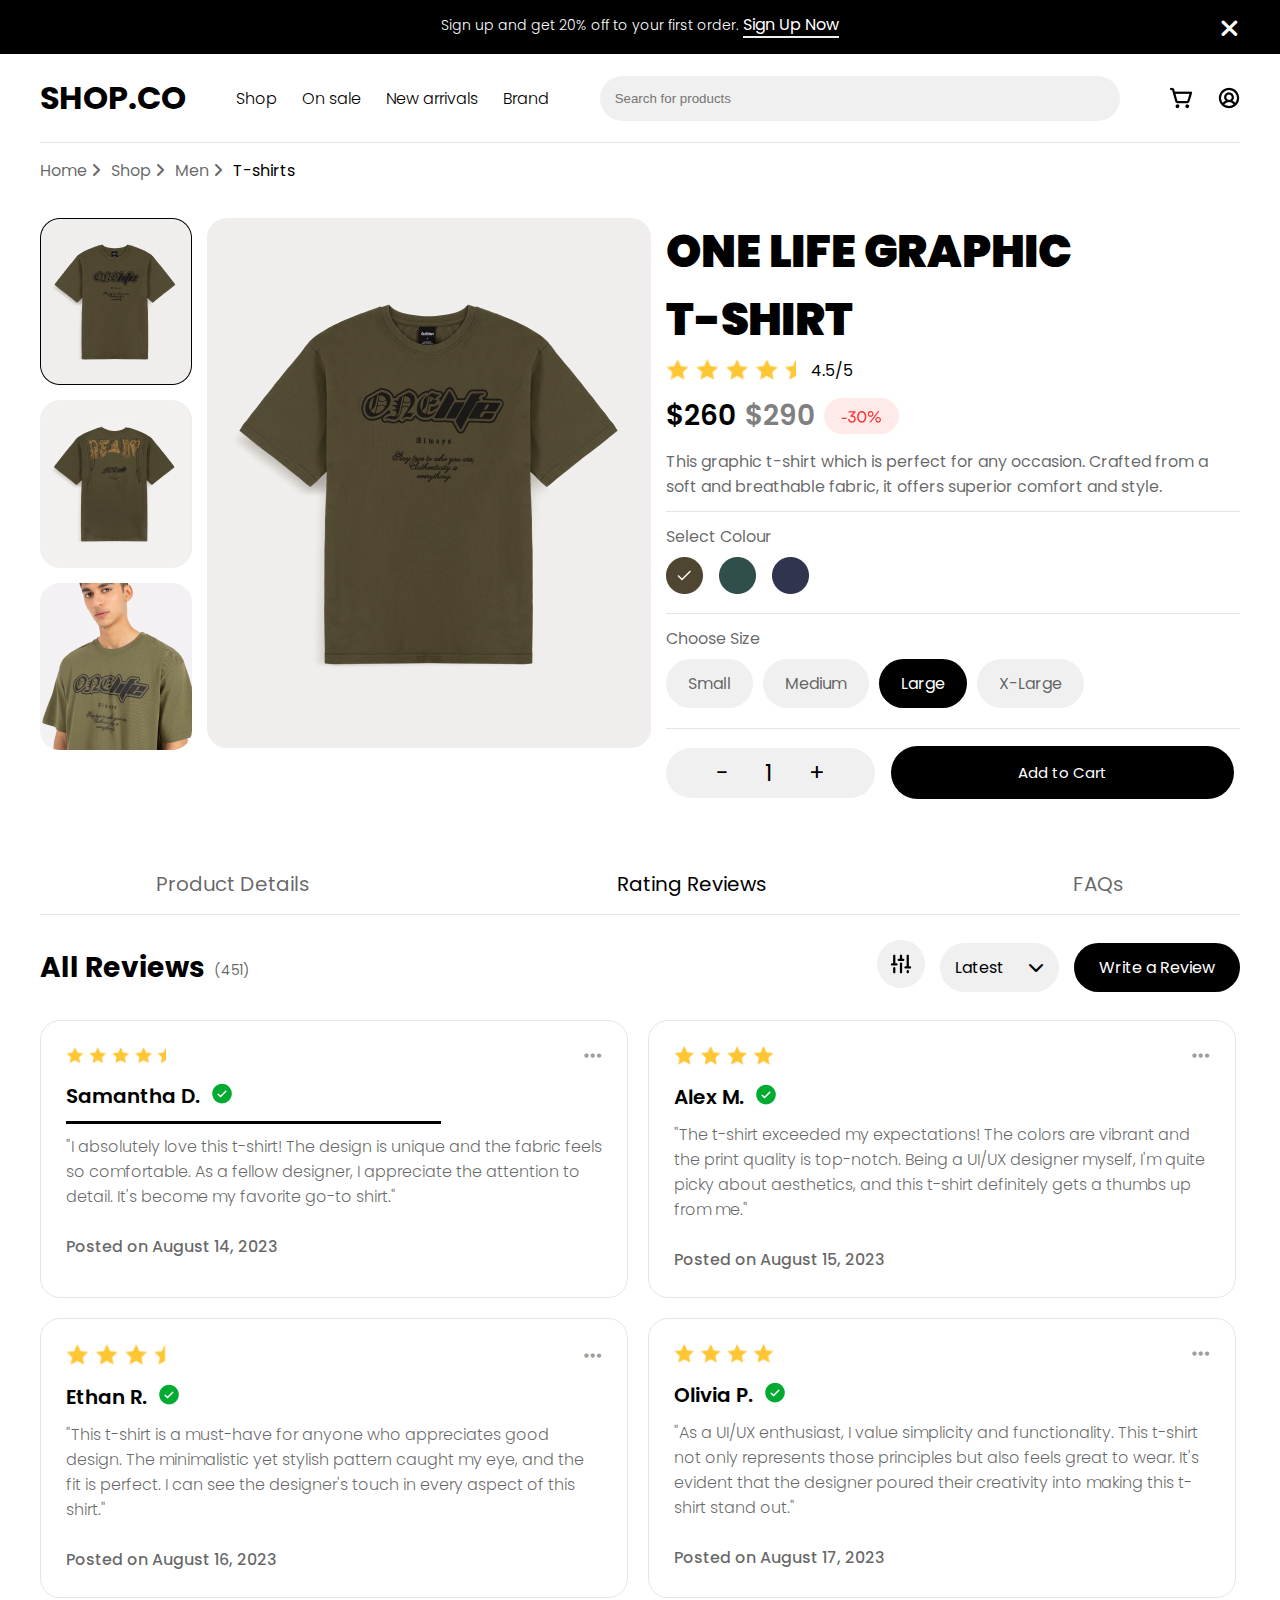
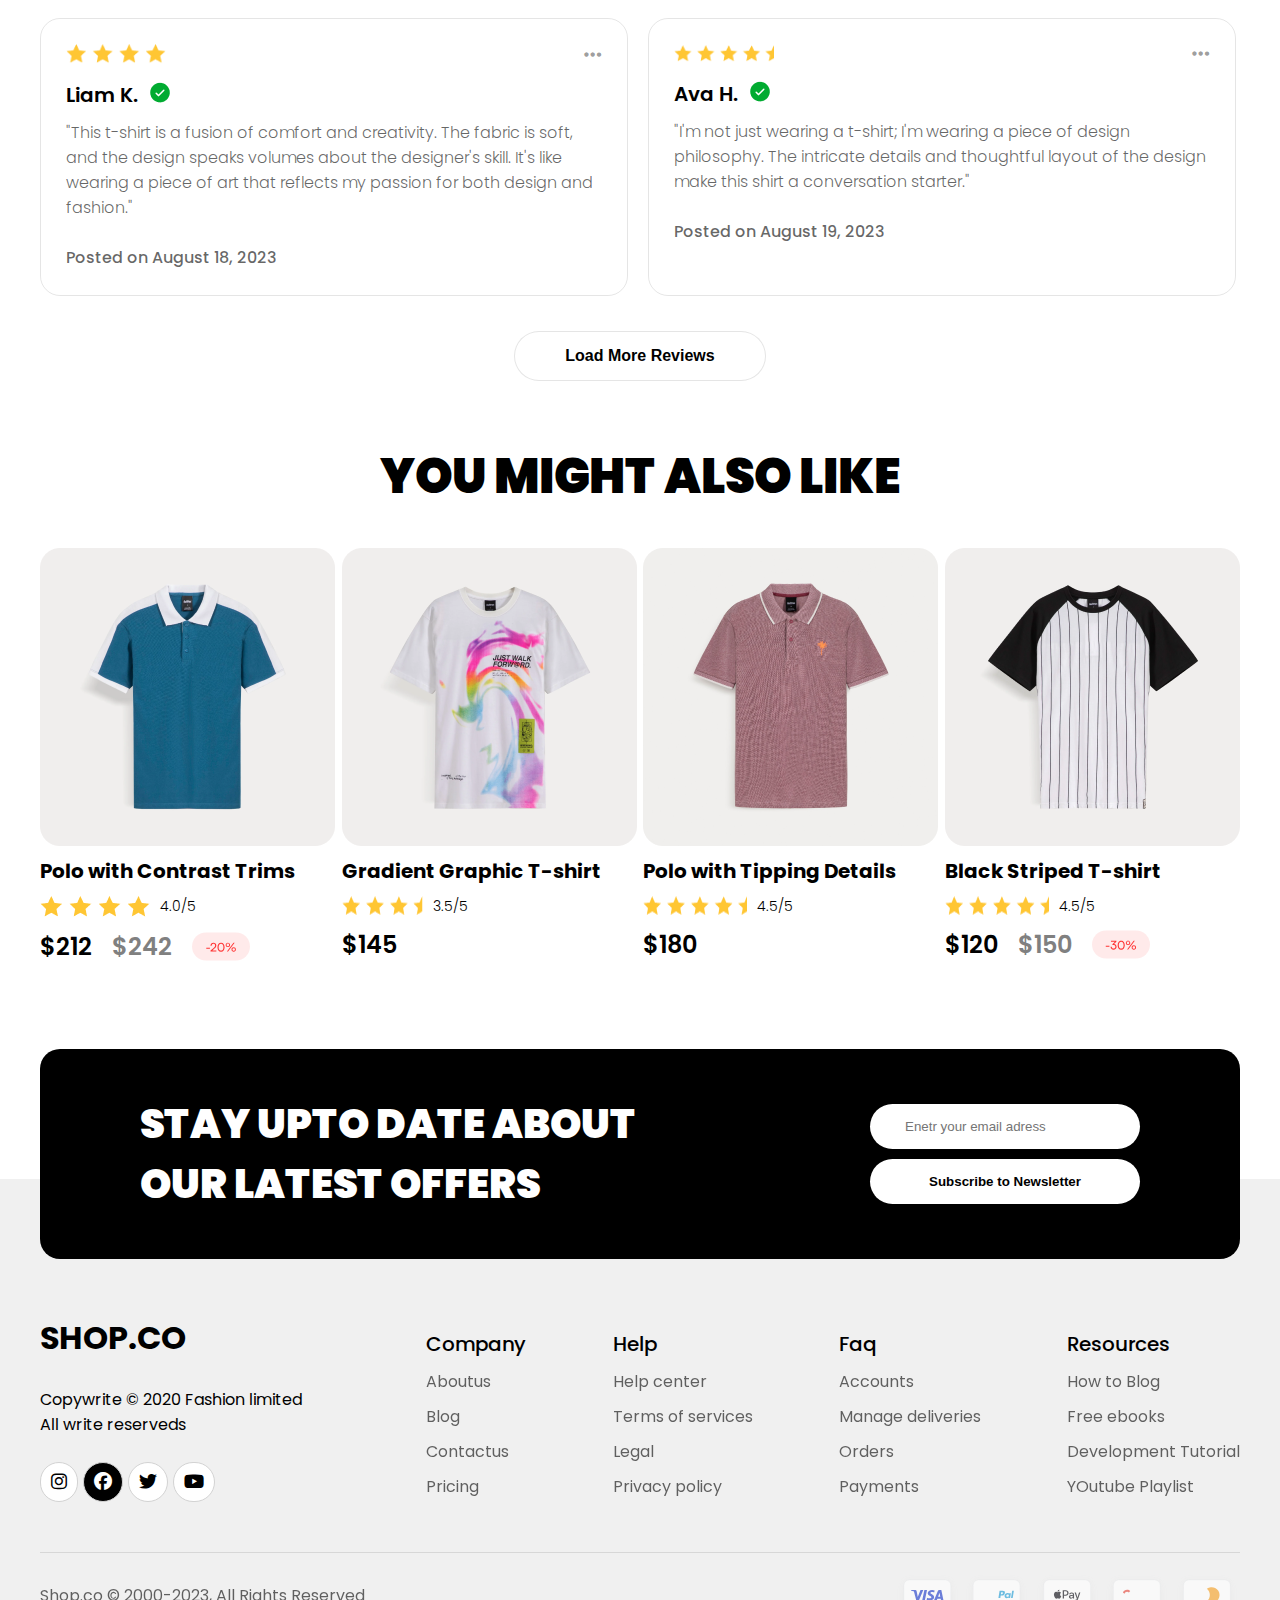
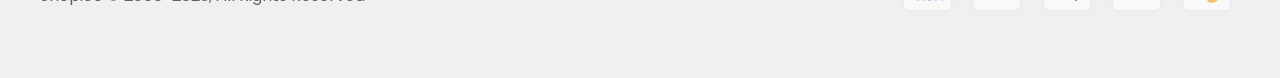
<file: ecommerce/product.html>
<!DOCTYPE html>
<html lang="en">
<head>
    <meta charset="UTF-8">
    <meta name="viewport" content="width=device-width, initial-scale=1.0">
    <link rel="stylesheet" href="index.css">
    <link rel="stylesheet" href="https://cdnjs.cloudflare.com/ajax/libs/font-awesome/6.7.1/css/all.min.css">
    <title>Product</title>
</head>
<body>
    <!-- ##########header############# -->
    <header>
        <div class="top">
            <div class="topcontent container">
            <p>Sign up and get 20% off to your first order. <span>Sign Up Now</span></p>
            <div class="cross">  <i class="fa-solid fa-xmark"></i></div>
        </div>
        </div>
            <nav>
            <div class="navgition container">
                <div class="left-nav">
                    <div class="mobile-menu-icon"><i class="fa-solid fa-bars"></i></div>
        
                    <div class="logo">SHOP.CO</div>
                  </div>

                <div class="navlist">
                    <ul>
                        <li>Shop</li>
                        <li>On sale</li>
                        <li>New arrivals</li>
                        <li>Brand</li>
                    </ul>
                </div>
                <div class="searchbar">
                    <input type="text" placeholder="Search for products">
                </div>
                <div class="navicon">
                    <i class="fa-solid fa-magnifying-glass"></i>
                    <img src="assets/img/vector1 (1).png" alt="">
                    <img src="assets/img/vector1 (2).png" alt="">
    
                </div>
            </div>
    
         </nav>
        </header>
        <div class="container" style="border-bottom: 1px solid rgba(0,0,0,0.1);"></div>
    <!-- #######productmain########### -->
<section>
    <div class="productsection container">

        <div class="productmenu">
            <ul>
                <li>Home <i class="fa-solid fa-angle-right"></i></li>
                <li>Shop <i class="fa-solid fa-angle-right"></i></li>
                <li>Men <i class="fa-solid fa-angle-right"></i></li>
                <li class="tshirt">T-shirts</li>
            </ul>
        </div>

    <div class="productmaincontent container">
        <div class="gshirts">
        <div class="smallshirts">
            <img src="assets/img/productimg1.png" alt="">
            <img src="assets/img/productimgtwo.png" alt="">
            <img src="assets/img/productimgthree.png" alt="">
        </div>
            <div class="mainimg2">
            <img src="assets/img/productmainimg.png" alt="">
            </div>
        </div>

        <div class="prdctsectioncontent">
            <h1>One Life Graphic <br> T-shirt</h1>
            <div class="prdctstar">
            <img src="assets/img/stars.png" alt="">
            <h6>4.5/5</h6>
            </div>
            <div class="price">
                <h2>$260</h2>
                <h3>$290</h3>
                <img src="assets/img/30percent.svg" alt="">
            </div>
            <p>This graphic t-shirt which is perfect for any occasion. Crafted from a soft and breathable fabric, it offers superior comfort and style.</p>
            <div class="hr" style="border-bottom: 1px solid rgba(0,0,0,0.1);"></div>
            <div class="circle">
            <p>Select Colour</p>
            <img src="assets/img/circles.png" alt="">
            </div>
            <div class="hr" style="border-bottom: 1px solid rgba(0,0,0,0.1);"></div>
            <div class="size">
            <h4>Choose Size<h4>
                <div class="sizep">
                <p>Small</p>
                <p>Medium</p>
                <p class="dark">Large</p>
                <p>X-Large</p>
                </div>
            </div>
            <div class="hr" style="border-bottom: 1px solid rgba(0,0,0,0.1);"></div>
            <div class="cart">
                <div class="plusminus">
                <h5>-</h5>
                <h5>1</h5>
                <h5>+</h5>
                </div>
                <div class="addcart">
                <h5>Add to Cart</h5>
                </div>
            </div>

         </div>

     </div>

 </div>
</section>
<!-- ##########3section222222222 -->
 <section>
    <div class="heading container">
        <p>Product Details</p>
        <p class="headingpp">Rating Reviews</p>
        <p>FAQs</p>
    </div>
    <div class="container" style="border-bottom: 1px solid rgba(0,0,0,0.1);"></div>
    <!-- #####productreviews#### -->
    <div class="productreviews container">

        <div class="allreviews">
        <h1>All Reviews</h1>
        <p>(451)</p>
        </div>

        <div class="reviewswrite">
            <div class="frame">
                <img src="assets/img/Frame.png" alt="">
            </div>
            <div class="latest">
               <p>Latest <i class="fa-solid fa-chevron-down"></i></p>
            </div>
            <div class="review11">
                <p>Write a Review</p>
             </div>

        </div>
    </div>
<!-- #################reviewscards#############3 -->
<div class="reviewscard container">

     <div class="card1">
        <div class="cardstarimg">
            <img class="ystar" src="assets/img/stars.png" alt="">
            <i class="fa-solid fa-ellipsis"></i>
        </div>
        <div class="cardheading1">
            <h2>Samantha D.</h2>
            <img src="assets/img/tickmark.png" alt="">
        </div>
        <div class="card1hr" style="border-bottom: 3px solid black; width: 70%;"></div>
        <p>"I absolutely love this t-shirt! The design is unique and the fabric feels so comfortable. As a fellow designer, I appreciate the attention to detail. It's become my favorite go-to shirt."</p>
        <h4>Posted on August 14, 2023</h4>
    </div>

    <div class="card2">
        <div class="cardstarimg">
            <img class="ystar" src="assets/img/fourstars.png" alt="">
            <i class="fa-solid fa-ellipsis"></i>
        </div>
        <div class="cardheading">
            <h2>Alex M.</h2>
            <img src="assets/img/tickmark.png" alt="">
        </div>
        <p>"The t-shirt exceeded my expectations! The colors are vibrant and the print quality is top-notch. Being a UI/UX designer myself, I'm quite picky about aesthetics, and this t-shirt definitely gets a thumbs up from me."</p>
        <h4>Posted on August 15, 2023</h4>
    </div>

    <div class="card3">
        <div class="cardstarimg">
            <img class="ystar" src="assets/img/stars2.png" alt="">
            <i class="fa-solid fa-ellipsis"></i>
        </div>
        <div class="cardheading">
            <h2>Ethan R.</h2>
            <img src="assets/img/tickmark.png" alt="">
        </div>
        <p>"This t-shirt is a must-have for anyone who appreciates good design. The minimalistic yet stylish pattern caught my eye, and the fit is perfect. I can see the designer's touch in every aspect of this shirt."</p>
        <h4>Posted on August 16, 2023</h4>
    </div>

    <div class="card4">
        <div class="cardstarimg">
            <img class="ystar" src="assets/img/fourstars.png" alt="">
            <i class="fa-solid fa-ellipsis"></i>
        </div>
        <div class="cardheading">
            <h2>Olivia P.</h2>
            <img src="assets/img/tickmark.png" alt="">
        </div>
        <p>"As a UI/UX enthusiast, I value simplicity and functionality. This t-shirt not only represents those principles but also feels great to wear. It's evident that the designer poured their creativity into making this t-shirt stand out."</p>
        <h4>Posted on August 17, 2023</h4>
    </div>

    <div class="card5">
        <div class="cardstarimg">
            <img class="ystar" src="assets/img/fourstars.png" alt="">
            <i class="fa-solid fa-ellipsis"></i>
        </div>
        <div class="cardheading">
            <h2>Liam K.</h2>
            <img src="assets/img/tickmark.png" alt="">
        </div>
        <p>"This t-shirt is a fusion of comfort and creativity. The fabric is soft, and the design speaks volumes about the designer's skill. It's like wearing a piece of art that reflects my passion for both design and fashion."</p>
        <h4>Posted on August 18, 2023</h4>
    </div>

    <div class="card6">
        <div class="cardstarimg">
            <img class="ystar" src="assets/img/stars.png" alt="">
            <i class="fa-solid fa-ellipsis"></i>
        </div>
        <div class="cardheading">
            <h2>Ava H.</h2>
            <img src="assets/img/tickmark.png" alt="">
        </div>
        <p>"I'm not just wearing a t-shirt; I'm wearing a piece of design philosophy. The intricate details and thoughtful layout of the design make this shirt a conversation starter."</p>
        <h4>Posted on August 19, 2023</h4>
    </div>

</div>

</section>

        <div class="btn3">
            <button>Load More Reviews</button>
        </div>
<!-- ######3imgsection#####33 -->
<section>
   

    <div class="section3 container">
        <h1>YOU MIGHT ALSO LIKE</h1>
        <div class="section3content">

            <div class="img5">
                <img src="assets/img/proudctimg.png" alt="">
                <h3>Polo with Contrast Trims</h3>
                <div  class="rating"> 
                    <img src="assets/img/fourstars.png" alt=""> 
                    <p>4.0/5</p>
                </div>
               
                <div class="dis3">
                    <h2>$212</h2>
                    <h3>$242</h3> 
                    <img src="assets/img/20percent.svg" alt="">
                </div>
            </div>

            <div class="img6">
                <img src="assets/img/productimg222.png" alt="">
                <h3>Gradient Graphic T-shirt</h3>
                <div  class="rating">
                    <img src="assets/img/stars2.png" alt="">
                    <p>3.5/5</p>
                </div>
                <h2>$145</h2>
            </div>

            <div class="img7">
                <img src="assets/img/productimg333.png" alt="">
                <h3>Polo with Tipping Details</h3>
                <div  class="rating">
                    <img src="assets/img/stars.png" alt="">
                    <p>4.5/5</p>
                </div>
                <h2>$180</h2>
            </div>

            <div class="img8">
                <img src="assets/img/productimg4.png" alt="">
                <h3>Black Striped T-shirt</h3>
                <div  class="rating">
                    <img src="assets/img/stars.png" alt="">
                    <p>4.5/5</p>
                </div>
                <div class="dis3">
                    <h2>$120</h2>
                    <h3>$150</h3> 
                    <img src="assets/img/30percent.svg" alt="">
                </div>
            </div>


        </div>

</section>
<!-- ###########3emailsction########## -->
<section>
    <div class="section6 container">
        <div class="contactsection">

        <h1>STAY UPTO DATE ABOUT OUR LATEST OFFERS</h1>
        <div class="email">
        <input type="email" placeholder="Enetr your email adress">
        <button>Subscribe to Newsletter</button>
        </div>

    </div>
    
 </div>
</section>
<!-- ###########3footer########3 -->
<footer>
    <div class="footercontent1 container">

        <div class="flogo">
           <h1>SHOP.CO</h1>
        <div class="copywrite">
            <p>Copywrite &copy; 2020 Fashion limited</p>
            <p>All write reserveds</p>
        </div>
        <div class="ficon">
            <i class="fa-brands fa-instagram"></i>
            <i class="fa-brands fa-facebook"></i>
            <i class="fa-brands fa-twitter"></i>
            <i class="fa-brands fa-youtube"></i>
        </div>
    </div>

    <div class="fmenu1">
        <h2>Company</h2>
        <ul>
            <li>Aboutus</li>
            <li>Blog</li>
            <li>Contactus</li>
            <li>Pricing</li>
            
        </ul>
    </div>

    <div class="fmenu2">
        <h2>Help</h2>
        <ul>
            <li>Help center</li>
            <li>Terms of services</li>
            <li>Legal</li>
            <li>Privacy policy</li>
            
        </ul>
    </div>

    <div class="fmenu3">
        <h2>Faq</h2>
        <ul>
            <li>Accounts</li>
            <li>Manage deliveries</li>
            <li>Orders</li>
            <li>Payments</li>
        </ul>
       
    </div>

    <div class="fmenu4">
        <h2>Resources</h2>
        <ul>
            <li>How to Blog</li>
            <li>Free ebooks</li>
            <li>Development Tutorial</li>
            <li>YOutube Playlist</li>
        </ul>
       
    </div>
   

</div>
<div class="container" style="border-bottom: 1px solid rgba(0,0,0,0.1);"></div>
    <div class="footerend container">
        <p>Shop.co © 2000-2023, All Rights Reserved</p>
        <div class="socialicon">
            <img src="assets/img/Badge.svg" alt="">
            <img src="assets/img/Badge (5).svg" alt="">
            <img src="assets/img/Badge (6).svg" alt="">
            <img src="assets/img/Badge (7).svg" alt="">
            <img src="assets/img/Badge (1).svg" alt="">
        </div>
    </div>
 </footer>


</body>
</html>
</file>
<file: ecommerce/index.css>
@import url("https://fonts.googleapis.com/css2?family=Poppins:ital,wght@0,100;0,200;0,300;0,400;0,500;0,600;0,700;0,800;0,900;1,100;1,200;1,300;1,400;1,500;1,600;1,700;1,800;1,900&display=swap");
* {
  margin: 0%;
  padding: 0%;
  box-sizing: border-box;
}
body {
  font-family: "Poppins", serif;
}
.container {
  max-width: 1200px;
  margin: 0px auto;
}
/* ########header########## */
.top {
  background-color: black;
  padding: 12px 4px;
}
.top p {
  text-align: center;
  font-size: 14px;
  color: white;
  font-weight: 300;
}
.top p span {
  color: white;
  font-size: 16px;
  font-weight: 400;
  border-bottom: 2px solid #f0f0f0;
}
.top .cross {
  display: flex;
  justify-content: flex-end;
}
.top .fa-xmark {
  color: white;
  font-size: 25px;
  margin-top: -20px;
  font-weight: 600;
}
.navgition {
  display: flex;
  justify-content: space-between;
  align-items: center;
  padding: 20px 0px;
}

.mobile-menu-icon {
  display: none;
  font-size: large;
}

.navgition .logo {
  color: black;
  font-size: 32px;
  font-weight: bold;
  max-width: 20%;
}
.navlist ul {
  display: flex;
  list-style-type: none;
  gap: 25px;
  font-weight: 300;
  font-weight: 14px;
}
.searchbar {
  position: relative;
}
/* .searchbar .fa-magnifying-glass {
  position: absolute;
  top: 15px;
  left: 20px;
  color: gray;
  font-size: 20px;
} */
.searchbar input {
  width: 520px;
  padding: 15px;
  border-radius: 50px;
  outline: none;
  border: none;
  background-color: #f0f0f0;
}

.left-nav {
  display: flex;
  align-items: center;
  gap: 20px;
}
.navicon {
  display: flex;
  gap: 25px;
  align-items: center;
}

.navicon i {
  font-size: large;
}

.navicon .fa-magnifying-glass {
  display: none;
}
/* ##########mainhero####### */
main {
  background-color: #f2f0f1;
  height: 660px;
}
.hero1 {
  display: flex;
  justify-content: space-between;
  align-items: center;
  height: 100%;
  overflow: hidden;
}

.hero1 .herocontent {
  max-width: 40%;
  display: flex;
  flex-direction: column;
  gap: 40px;
}
.heroimg {
  height: 100%;
  overflow: hidden;
  position: relative;
}
.heroimg img {
  width: 620px;
}

.star1 {
  position: absolute;
  top: 285px;
  left: 25px;
  width: 50px !important;
}

.star2 {
  position: absolute;
  top: 90px;
  right: 40px;
  width: 80px !important;
}

.content1 h1 {
  font-size: 60px;
  font-weight: 900;
  line-height: 60px;
}
.content1 p {
  color: black;
  opacity: 60%;
  font-weight: 400;
  margin-top: 15px;
}
.content1 button {
  border: none;
  outline: none;
  background-color: black;
  color: white;
  padding: 15px 60px;
  border-radius: 50px;
  margin-top: 15px;
}
.downloads {
  display: flex;
  justify-content: space-between;
}
.downloads h1 {
  font-size: 40px;
  font-weight: 600;
}
/* #########sectionlogo########## */
.sectionlogo {
  background-color: black;
}
.sectioncontent {
  display: flex;
  justify-content: space-between;
  padding: 40px 0px;
}
/* #####section2222222######### */
.section2 h1 {
  text-align: center;
  font-size: 48px;
  font-weight: 900;
  margin-top: 60px;
  margin-bottom: 35px;
}
.section2 .productimg {
  display: flex;
  justify-content: space-between;
}
.productimg .img1 {
  display: flex;
  flex-direction: column;
  gap: 10px;
}
.productimg .img2 {
  display: flex;
  flex-direction: column;
  gap: 10px;
}
.productimg .img3 {
  display: flex;
  flex-direction: column;
  gap: 10px;
}
.productimg .img4 {
  display: flex;
  flex-direction: column;
  gap: 10px;
}
.productimg h2 {
  font-size: 24px;
  font-weight: 600;
}
.productimg h3 {
  font-size: 20px;
  font-weight: bold;
}
.productimg .dis1 {
  display: flex;
  gap: 20px;
}
.productimg .dis2 {
  display: flex;
  gap: 20px;
}
.productimg .rating {
  display: flex;
  gap: 10px;
}
.productimg .rating p {
  font-size: 14px;
  font-weight: 300;
}
.dis1 h3 {
  color: gray;
  font-size: 24px;
  font-weight: 600;
}
.dis2 h3 {
  color: gray;
  font-weight: 600;
  font-size: 24px;
}
.section2 .btn {
  text-align: center;
  margin-top: 25px;
  margin-bottom: 55px;
}
.section2 .btn button {
  background-color: white;
  padding: 15px 60px;
  border-radius: 50px;
  margin-top: 15px;
  font-size: 16px;
  font-weight: 600;
  border: 1px solid lightgray;
}
/* ##########secxtion3333333# */
.section3 h1 {
  text-align: center;
  font-size: 48px;
  font-weight: 900;
  margin-top: 60px;
  margin-bottom: 35px;
}
.section3 .section3content {
  display: flex;
  justify-content: space-between;
}
.section3content .img5 {
  display: flex;
  flex-direction: column;
  gap: 10px;
}
.section3content .img6 {
  display: flex;
  flex-direction: column;
  gap: 10px;
}
.section3content .img7 {
  display: flex;
  flex-direction: column;
  gap: 10px;
}
.section3content .img8 {
  display: flex;
  flex-direction: column;
  gap: 10px;
}
.section3content h2 {
  font-size: 24px;
  font-weight: 600;
}
.section3content h3 {
  font-size: 20px;
  font-weight: bold;
}
.section3content .dis3 {
  display: flex;
  gap: 20px;
}

.section3content .rating {
  display: flex;
  gap: 10px;
}
.section3content .rating p {
  font-size: 14px;
  font-weight: 300;
}
.dis3 h3 {
  color: gray;
  font-size: 24px;
  font-weight: 600;
}

.section3 .btn2 {
  text-align: center;
  margin-top: 25px;
  margin-bottom: 55px;
}
.section3 .btn2 button {
  background-color: white;
  padding: 15px 60px;
  border-radius: 50px;
  margin-top: 15px;
  font-size: 16px;
  font-weight: 600;
  border: 1px solid lightgray;
}
/* #######3section444444### */
.section4 {
  background-color: #f0f0f0;
  border-radius: 30px;
}
.section4 h1 {
  text-align: center;
  font-size: 48px;
  font-weight: 900;
  padding-top: 55px;
  padding-bottom: 35px;
}
.section4 h2 {
  font-size: 25px;
  font-weight: 600;
}

.dress-card {
  position: relative;
  height: 280px;
  overflow: hidden;
  padding: 20px;
  background-color: white;
  border-radius: 20px;
}

.dress-card h2 {
  position: relative;
  z-index: 1;
}

.dress-card-sm {
  width: 30%;
}

.dress-card-lg {
  width: 60%;
}

.dress-card-sm img {
  height: 100%;
}

.dress-card-lg img {
  height: 200%;
}

.dress-card img {
  position: absolute;
  top: 0;
  right: 0;
}

.sectionimg4 {
  display: flex;
  flex-wrap: wrap;
  justify-content: center;
  gap: 20px;
  margin: 0px 100px;
  padding-bottom: 50px;
}
/* #####section55555########## */
.section5 h1 {
  font-size: 48px;
  font-weight: 900;
  line-height: 48px;
}
.section5 .arrow {
  margin-top: 120px;
  margin-bottom: 35px;
}

.arrow {
  display: flex;
  justify-content: space-between;
  align-items: end;
}

.reviewssectionn {
  display: flex;
  justify-content: space-between;
  margin-bottom: 100px;
}
.reviewssectionn .name {
  display: flex;
  align-items: center;
  gap: 10px;
}
.reviewssectionn h2 {
  font-weight: 600;
}
.contentbox1 {
  max-width: 30%;
  border: 1px solid lightgray;
  border-radius: 20px;
  padding: 20px;
  display: flex;
  flex-direction: column;
  gap: 10px;
  align-items: flex-start;
}
.contentbox2 {
  max-width: 30%;
  border: 1px solid lightgray;
  border-radius: 20px;
  padding: 20px;
  display: flex;
  flex-direction: column;
  gap: 10px;
  align-items: flex-start;
}
.contentbox3 {
  max-width: 30%;
  border: 1px solid lightgray;
  border-radius: 20px;
  padding: 20px;
  display: flex;
  flex-direction: column;
  gap: 10px;
  align-items: flex-start;
}
/* ######emailsection#### */
.section6 {
  background-color: black;
  color: white;
  border-radius: 20px;
  z-index: 1;
  position: relative;
  margin-top: 85px;
}
.contactsection {
  /* padding: 20px 80px; */
  display: flex;
  justify-content: space-evenly;
  gap: 90px;
  height: 210px;
  align-items: center;
}
.contactsection h1 {
  font-size: 40px;
  font-weight: 900;
  max-width: 45%;
}
.email {
  display: flex;
  flex-direction: column;
  gap: 10px;
  align-items: center;
  justify-content: center;
}
.email input {
  background-color: white;
  outline: none;
  border: none;
  border-radius: 50px;
  padding: 15px 15px;
  width: 270px;
}
.email input::placeholder {
  padding-left: 20px;
}
.email button {
  background-color: white;
  outline: none;
  border: none;
  border-radius: 50px;
  padding: 15px 15px;
  width: 270px;
  color: black;
  font-weight: 600;
}
/* ############3footer######### */
footer {
  background-color: #f0f0f0;
  margin-top: -80px;
}
.footercontent1 {
  display: flex;
  justify-content: space-between;
  padding-top: 150px;
}
.flogo {
  display: flex;
  flex-direction: column;
  gap: 25px;
  margin-top: -15px;
  width: 25%;
}
.flogo h1 {
  font-size: 32px;
  font-weight: bold;
}
.ficon {
  font-size: 18px;
}
.ficon .fa-facebook {
  background-color: #000000;
  padding: 10px;
  border-radius: 50px;
  border: 1px solid lightgray;
  color: white;
}
.ficon .fa-instagram,
.fa-twitter,
.fa-youtube {
  background-color: white;
  padding: 10px;
  border-radius: 50px;
  border: 1px solid lightgray;
}
.footercontent1 {
  padding-bottom: 50px;
}
.footercontent1 h2 {
  font-size: 20px;
  font-weight: 500;
}
.footercontent1 ul {
  list-style-type: none;
}
.footercontent1 ul li {
  padding-top: 10px;
  font-size: 16px;
  color: #000000;
  opacity: 60%;
  font-weight: 400;
}

.footerend {
  font-size: 16px;
  color: #000000;
  opacity: 60%;
  font-weight: 400;
  display: flex;
  justify-content: space-between;
}
.footerend p {
  padding-top: 30px;
  padding-bottom: 70px;
}
.footerend .socialicon {
  padding-top: 22px;
}

/* ##########################PRODUCTTTTTTTTTTTTTTTTTT PAGEEEEEE#######3 */
.productsection .productmenu ul {
  display: flex;
  gap: 10px;
  padding: 15px 0px;
}
.productsection .productmenu ul li {
  list-style-type: none;
  color: rgba(0, 0, 0, 0.6);
}
.productsection .productmenu .tshirt {
  color: black;
}
/* ######productmaincontent########## */
.productmaincontent {
  display: flex;
  gap: 15px;
  margin-top: 20px;
}
.productmaincontent .gshirts{
    display: flex;
    gap: 15px;
   
}
.smallshirts {
  display: flex;
  flex-direction: column;
 gap: 15px;
}

.prdctsectioncontent {
  display: flex;
  flex-direction: column;
  gap: 12px;
  max-width: 50%;
}
.prdctsectioncontent h1 {
  font-size: 45px;
  font-weight: 900;
  text-transform: uppercase;
}
.prdctsectioncontent .prdctstar {
  display: flex;
  gap: 15px;
  align-items: center;
  margin-top: -8px;
}
.prdctstar img {
  width: 130px;
}
.prdctstar h6 {
  font-size: 16px;
  font-weight: 400;
}
.prdctsectioncontent .price {
  display: flex;
  gap: 10px;
}
.price h2 {
  font-size: 28px;
  font-weight: 600;
}
.price h3 {
  font-size: 28px;
  font-weight: 600;
  color: gray;
}
.price img {
  width: 75px;
}
.prdctsectioncontent p {
  color: rgba(0, 0, 0, 0.6);
}
.prdctsectioncontent .circle img {
  padding-top: 8px;
}
.prdctsectioncontent .size h4 {
  font-size: 16px;
  font-weight: 400;
  color: rgba(0, 0, 0, 0.6);
}
.size .sizep .dark {
  background-color: black;
  color: white;
}
.size .sizep {
  display: flex;
  gap: 10px;
  padding-top: 8px;
  padding-bottom: 8px;
}
.size .sizep p {
  background-color: #f0f0f0;
  padding: 12px 22px;
  border-radius: 50px;
}
.prdctsectioncontent .cart {
  display: flex;
  gap: 16px;
  align-items: center;
  padding-top: 5px;
}
.cart .plusminus {
  display: flex;
  gap: 37px;
  background-color: #f0f0f0;
  padding: 8px 50px;
  border-radius: 50px;
}
.cart .plusminus h5 {
  font-size: 23px;
  font-weight: 400;
}
.cart .addcart {
  background-color: black;
  padding: 15px 127px;
  border-radius: 50px;
}
.cart .addcart h5 {
  font-size: 15px;
  font-weight: 400;
  text-align: center;
  color: white;
}
/* ############productsection22222222############3 */
.heading {
  display: flex;
  justify-content: space-evenly;
  gap: 190px;
  margin-top: 70px;
  margin-bottom: 15px;
}
.heading p {
  font-size: 20px;
  font-weight: 400;
  color: rgba(0, 0, 0, 0.6);
}
.heading .headingpp {
  color: #000000;
}
/* #####productsection2222###### */
.productreviews {
  display: flex;
  justify-content: space-between;
  padding: 25px 0px;
}
.allreviews {
  display: flex;
  gap: 10px;
  align-items: center;
}
.allreviews h1 {
  font-size: 28px;
  font-weight: bold;
}
.allreviews p {
  font-size: 14px;
  padding-top: 5px;
  color: rgba(0, 0, 0, 0.6);
}
.reviewswrite {
  display: flex;
  gap: 15px;
  align-items: center;
}
.reviewswrite img {
  background-color: #f0f0f0;
  padding: 12px;
  border-radius: 50px;
}
.reviewswrite p {
  background-color: #f0f0f0;
  padding: 12px 15px;
  border-radius: 50px;
}
.reviewswrite .latest .fa-solid {
  padding-left: 20px;
}
.reviewswrite .review11 p {
  padding: 12px 25px;
  background-color: black;
  color: white;
}
/* ###########cardsection###########3 */
.reviewscard {
  display: flex;
  flex-wrap: wrap;
  gap: 20px;
}
.reviewscard .ystar {
  width: 100px;
}

.card1 {
  display: flex;
  flex-direction: column;
  gap: 10px;
  border: 1px solid rgba(0, 0, 0, 0.1);
  padding: 25px;
  max-width: 49%;
  border-radius: 20px;
}
.card1 .cardstarimg {
  display: flex;
  justify-content: space-between;
  align-items: center;
}
.cardstarimg .fa-ellipsis {
  color: rgba(0, 0, 0, 0.4);
  font-size: 20px;
}
.card1 .cardheading1 {
  display: flex;
  gap: 10px;
  align-items: center;
}
.card1 .cardheading1 h2 {
  font-size: 20px;
  font-weight: 600;
  padding-top: 5px;
}
.card1 p {
  color: rgba(0, 0, 0, 0.6);
  font-weight: 300;
}
.card1 h4 {
  font-size: 16px;
  font-weight: 500;
  color: rgba(0, 0, 0, 0.6);
  padding-top: 15px;
}

.card2 {
  display: flex;
  flex-direction: column;
  gap: 10px;
  border: 1px solid rgba(0, 0, 0, 0.1);
  padding: 25px;
  max-width: 49%;
  border-radius: 20px;
}
.card2 .cardstarimg {
  display: flex;
  justify-content: space-between;
  align-items: center;
}
.card2 .cardheading {
  display: flex;
  gap: 10px;
  align-items: center;
}
.card2 .cardheading h2 {
  font-size: 20px;
  font-weight: 600;
  padding-top: 5px;
}
.card2 p {
  color: rgba(0, 0, 0, 0.6);
  font-weight: 300;
}
.card2 h4 {
  font-size: 16px;
  font-weight: 500;
  color: rgba(0, 0, 0, 0.6);
  padding-top: 15px;
}

.card3 {
  display: flex;
  flex-direction: column;
  gap: 10px;
  border: 1px solid rgba(0, 0, 0, 0.1);
  padding: 25px;
  max-width: 49%;
  border-radius: 20px;
}
.card3 .cardstarimg {
  display: flex;
  justify-content: space-between;
  align-items: center;
}
.card3 .cardheading {
  display: flex;
  gap: 10px;
  align-items: center;
}
.card3 .cardheading h2 {
  font-size: 20px;
  font-weight: 600;
  padding-top: 5px;
}
.card3 p {
  color: rgba(0, 0, 0, 0.6);
  font-weight: 300;
}
.card3 h4 {
  font-size: 16px;
  font-weight: 500;
  color: rgba(0, 0, 0, 0.6);
  padding-top: 15px;
}

.card4 {
  display: flex;
  flex-direction: column;
  gap: 10px;
  border: 1px solid rgba(0, 0, 0, 0.1);
  padding: 25px;
  max-width: 49%;
  border-radius: 20px;
}
.card4 .cardstarimg {
  display: flex;
  justify-content: space-between;
  align-items: center;
}
.card4 .cardheading {
  display: flex;
  gap: 10px;
  align-items: center;
}
.card4 .cardheading h2 {
  font-size: 20px;
  font-weight: 600;
  padding-top: 5px;
}
.card4 p {
  color: rgba(0, 0, 0, 0.6);
  font-weight: 300;
}
.card4 h4 {
  font-size: 16px;
  font-weight: 500;
  color: rgba(0, 0, 0, 0.6);
  padding-top: 15px;
}

.card5 {
  display: flex;
  flex-direction: column;
  gap: 10px;
  border: 1px solid rgba(0, 0, 0, 0.1);
  padding: 25px;
  max-width: 49%;
  border-radius: 20px;
}
.card5 .cardstarimg {
  display: flex;
  justify-content: space-between;
  align-items: center;
}
.card5 .cardheading {
  display: flex;
  gap: 10px;
  align-items: center;
}
.card5 .cardheading h2 {
  font-size: 20px;
  font-weight: 600;
  padding-top: 5px;
}
.card5 p {
  color: rgba(0, 0, 0, 0.6);
  font-weight: 300;
}
.card5 h4 {
  font-size: 16px;
  font-weight: 500;
  color: rgba(0, 0, 0, 0.6);
  padding-top: 15px;
}

.card6 {
  display: flex;
  flex-direction: column;
  gap: 10px;
  border: 1px solid rgba(0, 0, 0, 0.1);
  padding: 25px;
  max-width: 49%;
  border-radius: 20px;
}
.card6 .cardstarimg {
  display: flex;
  justify-content: space-between;
  align-items: center;
}
.card6 .cardheading {
  display: flex;
  gap: 10px;
  align-items: center;
}
.card6 .cardheading h2 {
  font-size: 20px;
  font-weight: 600;
  padding-top: 5px;
}
.card6 p {
  color: rgba(0, 0, 0, 0.6);
  font-weight: 300;
}
.card6 h4 {
  font-size: 16px;
  font-weight: 500;
  color: rgba(0, 0, 0, 0.6);
  padding-top: 15px;
}

.btn3 {
  text-align: center;
  margin-top: 20px;
  margin-bottom: 35px;
}
.btn3 button {
  background-color: white;
  padding: 15px 50px;
  border-radius: 50px;
  margin-top: 15px;
  font-size: 16px;
  font-weight: 600;
  border: 1px solid rgba(0, 0, 0, 0.1);
}

/* ##########3###############categoryyyyyyyyyyyyyyyyypage#################### */
.category1 {
  display: flex;
  gap: 30px;
}
.filters {
  display: flex;
  flex-direction: column;
  gap: 5px;
  max-width: 25%;
  height: 80%;
  border: 1px solid rgba(0, 0, 0, 0.1);
  padding: 18px 22px;

  border-radius: 20px;
}
.filters h2 {
  font-size: 20px;
  font-weight: 600;
}
.filters p {
  font-weight: 400;
  color: rgba(0, 0, 0, 0.6);
}
.filters .fa-solid {
  color: rgba(0, 0, 0, 0.6);
}
.filters .fa-angle-up {
  color: #000000;
}
.filters .chead {
  display: flex;
  justify-content: space-between;
  align-items: center;
  padding-bottom: 12px;
}
.filters .pshirt {
  display: flex;
  justify-content: space-between;
  align-items: center;
  padding: 10px 0px;
}
.filters .cprice {
  padding-top: 15px;
  display: flex;
  flex-direction: column;
  gap: 10px;
  padding-bottom: 15px;
}
.cprice .cp {
  display: flex;
  justify-content: space-between;
  align-items: center;
}
.cprice .num {
  display: flex;
  align-items: center;
  justify-content: space-evenly;
  gap: 88px;
  margin-top: -8px;
}
.cprice .num h5 {
  font-weight: 400;
}
.filters .colours {
  padding-top: 15px;
  display: flex;
  flex-direction: column;
  gap: 15px;
  padding-bottom: 15px;
}
.colours .cclr {
  display: flex;
  justify-content: space-between;
  align-items: center;
}
.colours .clrname {
  display: flex;
  flex-wrap: wrap;
  gap: 17px;
}
.filters .sizes {
  padding-top: 15px;
  display: flex;
  flex-direction: column;
  gap: 15px;
  padding-bottom: 20px;
}
.sizes .shead {
  display: flex;
  justify-content: space-between;
  align-items: center;
}
.sizes .exactsize {
  display: flex;
  flex-wrap: wrap;
  gap: 7px;
  padding-top: 5px;
  padding-bottom: 10px;
}
.sizes .exactsize h4 {
  font-size: 16px;
  font-weight: 300;
  background-color: #f0f0f0;
  padding: 10px 20px;
  border-radius: 50px;
  color: rgba(0, 0, 0, 0.6);
}
.sizes .exactsize h3 {
  font-size: 16px;
  font-weight: 300;
  background-color: black;
  padding: 10px 20px;
  border-radius: 50px;
  color: white;
}

.dress .dhead {
  display: flex;
  justify-content: space-between;
  align-items: center;
  padding: 8px 0px;
}
.filters button {
  border: none;
  outline: none;
  background-color: black;
  padding: 18px 48px;
  color: white;
  border-radius: 50px;
  margin-top: 5px;
}
/* <!-- ############categoryimges############ --> */
.cimges {
  /* max-width: 78%; */
  /* display: flex; */
  /* flex-wrap: wrap; */
}
.cimagecontent {
  display: flex;
  justify-content: space-between;
  align-items: center;
}
.cimagecontent h1 {
  font-size: 38px;
  font-weight: 600;
}
.hcasual p{
  display: none;
}
.smallfilter{
  display: none;
}
.cimagecontent .rightcontent {
  display: flex;
  align-items: center;
  gap: 10px;
}
.rightcontent p {
  color: rgba(0, 0, 0, 0.6);
}
.rightcontent span {
  color: #000000;
  font-weight: 500;
}
.rightcontent .fa-angle-down {
  color: #000000;
}
/* ############allimages############# */
.callimages .callimg6{
  display: none;
}
.callimages .callimg7{
  display: none;
}
.callimages {
  display: flex;
  flex-wrap: wrap;
  gap: 30px;
  padding-bottom: 30px;
}
.callimages img{
  width: 265px;
}
.callimages h2,
h3,
h4 {
  font-weight: 600;
  /* font-size: 20px; */
}
.callimages .rating {
  display: flex;
  gap: 10px;
  align-items: center;
  padding-top: 5px;
}
.callimages .rating img{
  width: 70px;
}
.callimages .dis3 {
  display: flex;
  align-items: center;
  gap: 10px;
  padding-top: 5px;
}
.callimages .dis3 img{
  width: 70px;
}
.callimages .dis2 {
  display: flex;
  align-items: center;
  gap: 10px;
  padding-top: 5px;
}
.callimages .dis2 img{
  width: 70px;
}
.callimages .dis1 {
  display: flex;
  align-items: center;
  gap: 10px;
  padding-top: 5px;
}
.callimages .dis1 img{
  width: 70px;
}
.callimages .cimg1 {
  padding-top: 18px;
}
.callimages .ccntnt {
  padding-top: 8px;
}
/* #########catagorypages###### */
.cpagesnum2{
  display: none;
}
.cpagesnum {
  display: flex;
  justify-content: space-between;
  margin-top: 25px;
}
.cpagesnum .cprevious {
  display: flex;
  /* align-items: center; */
  gap: 20px;
  border: 1px solid rgba(0, 0, 0, 0.1);
  align-items: center;
  padding: 10px 15px;
  border-radius: 10px;
}
.cpagesnum .pagenumbers {
  display: flex;
  gap: 20px;
  align-items: center;
}
.cpagesnum .cnext {
  display: flex;
  gap: 20px;
  border: 1px solid rgba(0, 0, 0, 0.1);
  align-items: center;
  padding: 10px 15px;
  border-radius: 10px;
}
.cpagesnum h6 {
  font-size: 14px;
  font-weight: 500;
}
.cpagesnum p {
  font-size: 14px;
  font-weight: 500;
  color: rgba(0, 0, 0, 0.6);
}
.cpagesnum h5 {
  font-size: 14px;
  font-weight: 500;
  background-color: rgba(0, 0, 0, 0.1);
  padding: 10px 20px;
  border-radius: 10px;
}
/* ##########################Cartpage############################## */
.csection h1 {
  font-size: 45px;
  font-weight: 900;
}
.csection .cartimg {
  width: 124px;
  height: 124px;
}
.cartsection {
  margin-top: 20px;
  display: flex;
  gap: 20px;
}
.cartsection .cartbox1 {
  width: 65%;
  border: 1px solid rgba(0, 0, 0, 0.1);
  /* padding: 20px 24px; */
  border-radius: 20px;
}
.cartbox1 h3 {
  font-weight: 600;
  font-size: 20px;
}
.cartbox1 h2 {
  font-size: 24px;
  font-weight: 600;
}
.cartbox1 .chr {
  padding: 0px 24px;
}

.gradiantshirt {
  display: flex;
  justify-content: space-between;
  padding: 20px 24px;
}
.gradiantshirt .gshirtimg {
  display: flex;
  gap: 10px;
}
.gradiantshirt .dleticon {
  display: flex;
  flex-direction: column;
  justify-content: space-between;
}
.gradiantshirt .gshirtcontent {
  display: flex;
  flex-direction: column;
  gap: 5px;
}
.gshirtcontent .shirtssize {
  display: flex;
  gap: 5px;
}
.shirtssize .slight {
  color: rgba(0, 0, 0, 0.6);
}
.gshirtcontent p {
  font-size: 14px;
  font-weight: 400;
}
.gshirtcontent .dis1 {
  padding-top: 8px;
}

.dleticon .fa-trash-can {
  color: #ff3333;
  font-size: 20px;
  font-weight: 900;
  align-self: flex-end;
}
.dleticon .cart .plusminus {
  display: flex;
  gap: 25px;
  background-color: #f0f0f0;
  padding: 8px 20px;
  border-radius: 50px;
}
.dleticon .cart .plusminus h5 {
  font-size: 18px;
  font-weight: 600;
}
/* ##############cartbox22222###### */
.cartsection .cartbox2 {
  width: 40%;
  border: 1px solid rgba(0, 0, 0, 0.1);
  border-radius: 20px;
  padding: 20px 24px;
  display: flex;
  flex-direction: column;
  gap: 23px;
  margin-bottom: 55px;
}
.cartbox2 h1 {
  font-size: 24px;
  font-weight: 600;
}
.ordersummary {
  display: flex;
  flex-direction: column;
  gap: 18px;
}
.ordersummary .subtotal {
  display: flex;
  justify-content: space-between;
  align-items: center;
}
.ordersummary h5 {
  font-size: 20px;
  font-weight: 600;
}
.ordersummary p {
  font-size: 20px;
  font-weight: 400;
  color: rgba(0, 0, 0, 0.6);
}
.ordersummary h6 {
  font-size: 20px;
  font-weight: 600;
  color: #ff3333;
}
.ordersummary .discount {
  display: flex;
  justify-content: space-between;
  align-items: center;
}
.ordersummary .dfee {
  display: flex;
  justify-content: space-between;
  align-items: center;
}
.total {
  display: flex;
  justify-content: space-between;
  align-items: center;
}
.total h4 {
  font-size: 20px;
  font-weight: 400;
  color: black;
}
.total h3 {
  font-size: 24px;
  font-weight: 600;
}
.orderbtn {
  display: flex;
  gap: 15px;
}
.orderbtn p {
  background-color: #f0f0f0;
  padding-top: 10px;
  padding-bottom: 10px;
  padding-left: 43px;
  padding-right: 100px;
  border-radius: 50px;
  color: rgba(0, 0, 0, 0.6);

  font-weight: 300;
}
.orderbtn .bdark {
  background-color: #000000;
  color: white;
  padding: 10px 40px;
}
.checkout {
  display: flex;
  gap: 15px;
  align-items: center;
  background-color: black;
  color: white;
  justify-content: center;
  padding: 15px 100px;
  border-radius: 50px;
}
.checkout p {
  font-weight: 300;
}

.heading-break {
  display: none;
}

/* ######################mediaqurries######################## */
                        /* #######indexpage####### */
@media only screen and (max-width: 768px) {
  /* For mobile phones: */

  .container {
    max-width: 380px;
  }

  .top .cross {
    display: none;
  }

  .top p {
    font-size: 12px;
  }

  .top p span {
    font-size: 12px;
  }

  .navgition {
    padding: 14px 0px;
  }

  .navgition ul {
    display: none;
  }
  .searchbar {
    display: none;
  }
  .navlist2{
    /* display: flex;
    flex-direction: column;
    justify-content: center;
    gap: 40px; */
    position: absolute;
    color: white;
    top: 100px;
    left: 0px;
    background-color: black;
    width: 100%;
    opacity: 0.85;
    padding: 10px 25px;
    text-align: center;
    z-index: 5;

  }
  .navlist2 ul li {
    list-style-type: none;
    display: flex;
    flex-direction: column;
    justify-content: center;
    gap: 15px;

  }

  /* .navgition .logo {
        font-size: 22px;
    } */

  .mobile-menu-icon {
    display: block;
  }

  .navicon .fa-magnifying-glass {
    display: block;
  }

  .showData{
    display: flex;
    justify-content: center;
    flex-direction: column;

  }

  main {
    height: auto;
  }

  .hero1 {
    height: auto;
    flex-direction: column;
  }

  .hero1 .herocontent {
    max-width: 100%;
    margin-top: 32px;
  }

  .content1 h1 {
    font-size: 32px;
    line-height: 28px;
  }

  .content1 p {
    font-size: small;
  }

  .content1 button {
    width: 100%;
  }

  .downloads {
    justify-content: center;
    flex-wrap: wrap;
  }
  .downloads > div {
    width: 50%;
    display: flex;
    justify-content: center;
  }

  .downloads h1 {
    font-size: 28px;
    line-height: 28px;
  }

  .downloads p {
    font-size: small;
    color: rgba(0, 0, 0, 0.6);
  }

  .downloads .dwnld1 {
    border-right: 2px solid rgba(0, 0, 0, 0.1);
  }

  .downloads .dwnld3 {
    padding-top: 20px;
  }

  .heroimg {
    height: 400px;
  }

  .heroimg img {
    width: 100%;
  }

  .sectionlogo .sectioncontent {
    flex-wrap: wrap;
    justify-content: center;
    gap: 20px;
  }

  .sectionlogo img {
    height: 24px;
  }

  .section2 h1 {
    font-size: 32px;
  }

  .section2 .productimg {
    gap: 20px;
    overflow: scroll;
  }

  .section3 .section3content {
    gap: 20px;
    overflow: scroll;
  }

  .section4 h1 {
    font-size: 32px;
    line-height: 32px;
  }

  .heading-break {
    display: block;
  }

  .sectionimg4 {
    margin: 0px 20px;
  }

  .dress-card {
    height: 190px;
  }
  .dress-card-lg {
    width: 100%;
  }

  .dress-card-sm {
    width: 100%;
  }

  .dress-card-lg img {
    height: 100%;
  }

  .section5 .arrow {
    margin-top: 50px;
  }

  .section5 h1 {
    font-size: 32px;
    line-height: 32px;
  }

  .reviewssectionn {
    overflow: scroll;
    gap: 20px;

}

.reviewssectionn > div{
min-width: 380px;
}

.contactsection {
    padding: 20px 20px;
    gap: 50px;
    height: auto;
    flex-direction: column;
}

.contactsection h1 {
    font-size: 32px;
    line-height: 32px;
    max-width: 100%;
}

.contactsection .email {
    width: 100%;
}
.contactsection .email > * {
    width: 100%;
}

.footercontent1 {
    flex-wrap: wrap;
  }

  .footercontent1 > div {
   width: 50%;
   padding-bottom: 20px;
  }

  .flogo {
    width: 100% !important;
  }

  .footerend{
    flex-direction: column;
    justify-content: center;
    align-items: center;
    gap: 10px;
    padding-top: 20px;
    padding-bottom: 50px;
  }

  .footerend p {
    padding: 0;
}

.footerend .socialicon {
    padding:0;
}
}

/* ############productpageeee###### */
@media only screen and (max-width: 768px){
    .container {
        max-width: 380px;
      }
    .productmaincontent {
        display: flex;
        flex-direction: column;
        gap: 10px;
       margin-top: 20px;
    }

    .productmaincontent .gshirts {
        display: flex;
        flex-direction: column-reverse;
        gap: 15px;
    }
    .gshirts .mainimg2 img{
        width: 383px;
        height: auto;
    }
    .gshirts .smallshirts {
        display: flex;
        flex-direction: row;
        gap: 15px;
    }
    .gshirts .smallshirts img{
        width: 117px;
        height: auto;
    }

    .prdctsectioncontent {
        display: flex;
        flex-direction: column;
        gap: 12px;
        max-width: 100%;
    }
    .prdctsectioncontent h1 {
        font-size: 28px;
        line-height: 32px;
        font-weight: 900;
        text-transform: uppercase;
       
    }
    .price h2{
        font-size: 24px;
        font-weight: 600;
    }
    .price h3{
        font-size: 24px;
        font-weight: 600;
    }
    .price img{
        width: 62px;
        height: auto;
    }
    .prdctsectioncontent p {
      font-size: 14px;
    }
    .size .sizep p {
        display: flex;
        align-items: center;
        justify-content: center;
        font-size: 14px;
        padding: 7px 20px;
        border-radius: 40px;
    }

    .cart .plusminus {
      gap: 25px;
    padding: 12px 24px;
    
  }
  .cart .plusminus h5 {
    font-size: 16px;
    font-weight: 400;
  }
  .cart .addcart {
    padding: 16px 80px;
  }
  .cart .addcart h5 {
    font-size: 14px;
    
  }


  .heading {
    justify-content: space-between;
    gap: 50px;
   
  }
  .heading p {
    font-size: 16px;
  }


  .allreviews {
    gap: 5px;
   }
  .allreviews h1 {
    font-size: 20px;
    font-weight: bold;
  }

  .reviewswrite {
    display: flex;
    gap: 5px;
    align-items: center;
  }
  .reviewswrite img {
   width: 42px;
   height: 42px;
    padding: 12px;
    border-radius: 50px;
  }
  .reviewswrite .latest{
    display: none;
  }
  .reviewswrite .review11 p {
    padding: 12px 16px;
    font-size: 12px;
  }


  .card1 {
    padding: 25px;
    max-width: 100%;
   
  }
  .reviewscard .ystar {
    width: 107px;
  }
  .cardheading1 h2 {
    font-size: 16px;
    font-weight: 600;
    padding-top: 0px;
  }
  .cardheading1 p{
    font-size: 14px;
  }
  .card1 h4 {
    padding-top: 10px;
  }

  .card2 {
    padding: 25px;
    max-width: 100%;
   
  }
  .reviewscard .ystar {
    width: 107px;
  }
  .cardheading1 h2 {
    font-size: 16px;
    font-weight: 600;
    padding-top: 0px;
  }
  .cardheading1 p{
    font-size: 14px;
  }
  .card1 h4 {
    padding-top: 10px;
  }

  .card3 {
    padding: 25px;
    max-width: 100%;
   
  }
  .reviewscard .ystar {
    width: 107px;
  }
  .cardheading1 h2 {
    font-size: 16px;
    font-weight: 600;
    padding-top: 0px;
  }
  .cardheading1 p{
    font-size: 14px;
  }
  .card1 h4 {
    padding-top: 10px;
  }

.reviewscard .card4, .card5, .card6{
    display: none;
  }
  .btn3 button {
    font-size: 14px;
    font-weight: 400;
   
  }

  .section3 h1 {
    line-height: 40px;
    font-size: 44px;
    text-align: center;
  }
}

/* ########categorypagemediaquerries##### */
@media only screen and (max-width: 768px){

.category1 .filters{
  display: none;
}
.cimagecontent .rightcontent{
  display: none;
}
.cimagecontent {
  /* display: flex;
  justify-content: space-between;
  align-items: center; */
 
}
.casualdesign{
  display: flex;
  justify-content: space-between;
  align-items: center;
  width: 100%;
}
.hcasual{
  display: flex;
  align-items: center;
  gap: 8px;
}
.hcasual h1{
  font-size: 24px;
}
.hcasual p{
  display: block;
  font-size: 14px;
  color: rgba(0, 0, 0, 0.6);
}
.smallfilter{
  display: block;
}
.smallfilter img{
  background-color: #F0F0F0;
  /* width: 32px; */
  padding: 10px;
  border-radius: 62px;
  
}


.callimages {
  gap: 30px;
}
.callimages img{
  width: 172px;
    height: auto;
}
.callimages .rating img{
  width: 67.9px;
}
.callimages h3{
  font-size: 16px;
}
.callimages h2 {
  font-size: 20px;
 
}
.callimages p{
  font-size: 12px;
}
.callimages .dis3 img{
  width: 42px;
  height: auto;
}
.callimages .dis1 img{
  width: 42px;
  height: auto;
}
.callimages .dis2 img{
  width: 42px;
  height: auto;
}
.callimages .img6, .img7{
  display: none;
}
.callimages .cimg5, .cimg6, .cimg7{
  display: none;
}
.callimages .callimg6{
  display: block;
}
.callimages .callimg7{
  display: block;
}


.cpagesnum{
  display: none;
}
.cpagesnum2 {
  display: flex;
  justify-content: space-between;
  margin-top: 20px;
}
.cpagesnum2 .cprevious {
  display: flex;
  align-items: center;
  gap: 15px;
  border: 1px solid rgba(0, 0, 0, 0.1);
  align-items: center;
  padding: 8px 14px;
  border-radius: 8px;
}
.cprevious h6{
  font-size: 12px;
}
.cpagesnum2 .pagenumbers {
  display: flex;
  gap: 10px;
  align-items: center;
}
.cpagesnum2 h5 {
  font-size: 12px;
  font-weight: 500;
  background-color: rgba(0, 0, 0, 0.1);
  padding: 10px 16px;
  border-radius: 10px;
}
.cpagesnum2 p {
  font-size: 12px;
  font-weight: 500;
  color: rgba(0, 0, 0, 0.6);
}
.cpagesnum2 .cnext {
  display: flex;
  gap: 15px;
  border: 1px solid rgba(0, 0, 0, 0.1);
  align-items: center;
  padding: 8px 14px;
  border-radius: 10px;
}
.cnext h6{
  font-size: 12px;
}

}
/* #########cartpagemediaqurries##### */
@media only screen and (max-width: 768px){
  .productsection .productmenu ul {
   padding-top: 18px;
   padding-bottom: 8px;
}
.csection h1 {
  font-size: 32px;
}
.cartsection {
  flex-direction: column;
 
}
.cartsection .cartbox1 {
  width: 100%;
  border: 1px solid rgba(0, 0, 0, 0.1);
  /* padding: 5px 5px; */
  border-radius: 20px;
}
.gradiantshirt {
  display: flex;
  justify-content: space-between;
  padding: 14px 14px;
}
.dleticon .fa-trash-can {
  font-size: 16px;
  
}
.gradiantshirt .gshirtcontent {
  gap: 5px;
}
.gshirtcontent p {
  font-size: 12px;
}
.gshirtimg img{
  width: 99px;
  height: 99px;
}
.cartbox1 h2 {
  font-size: 20px;
}
.cartbox1 h3 {
  font-size: 14px;
}
.cartbox1 .chr2{
  display: none;
}
.dleticon .cart .plusminus {
  gap: 20px;
 padding: 8px 20px;
  border-radius: 62px;
}


.cartsection .cartbox2 {
  width: 100%;
 padding: 20px 24px;
  display: flex;
  flex-direction: column;
  gap: 23px;
  margin-bottom: 0px;
}
.csection h1 {
  font-size: 24px;
}
.ordersummary p {
  font-size: 16px;
}
.ordersummary h5 {
  font-size: 16px;
}
.ordersummary h6 {
  font-size: 16px;
}
.total h4 {
  font-size: 16px;
}
.orderbtn p {
  padding: 12px 25px;
  border-radius: 62px;
  font-weight: 500;
}
.orderbtn .bdark {
  padding: 12px 42px;
  font-size: 14px;
}
.checkout {
  padding: 16px 54px;
  border-radius: 62px;
}
.checkout p {
  font-weight: 500;
  font-size: 14px;
}



}
</file>
